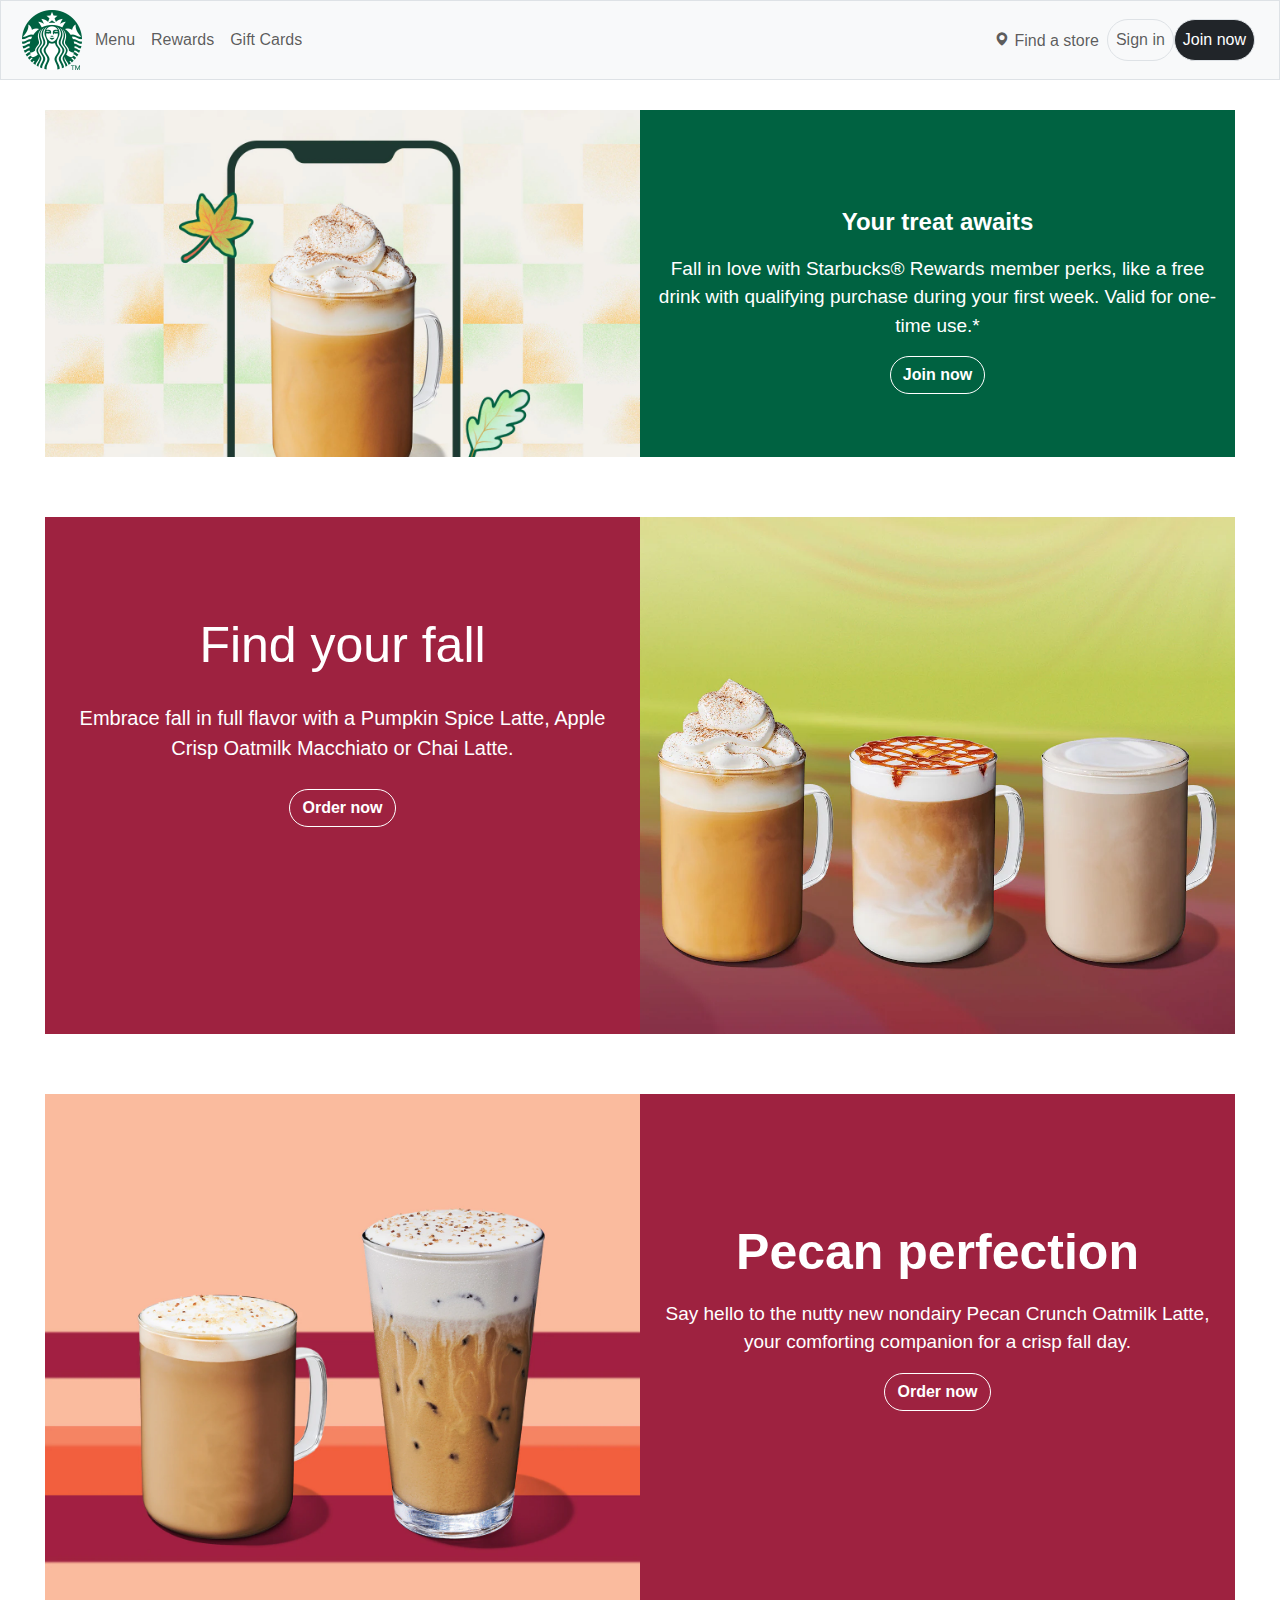
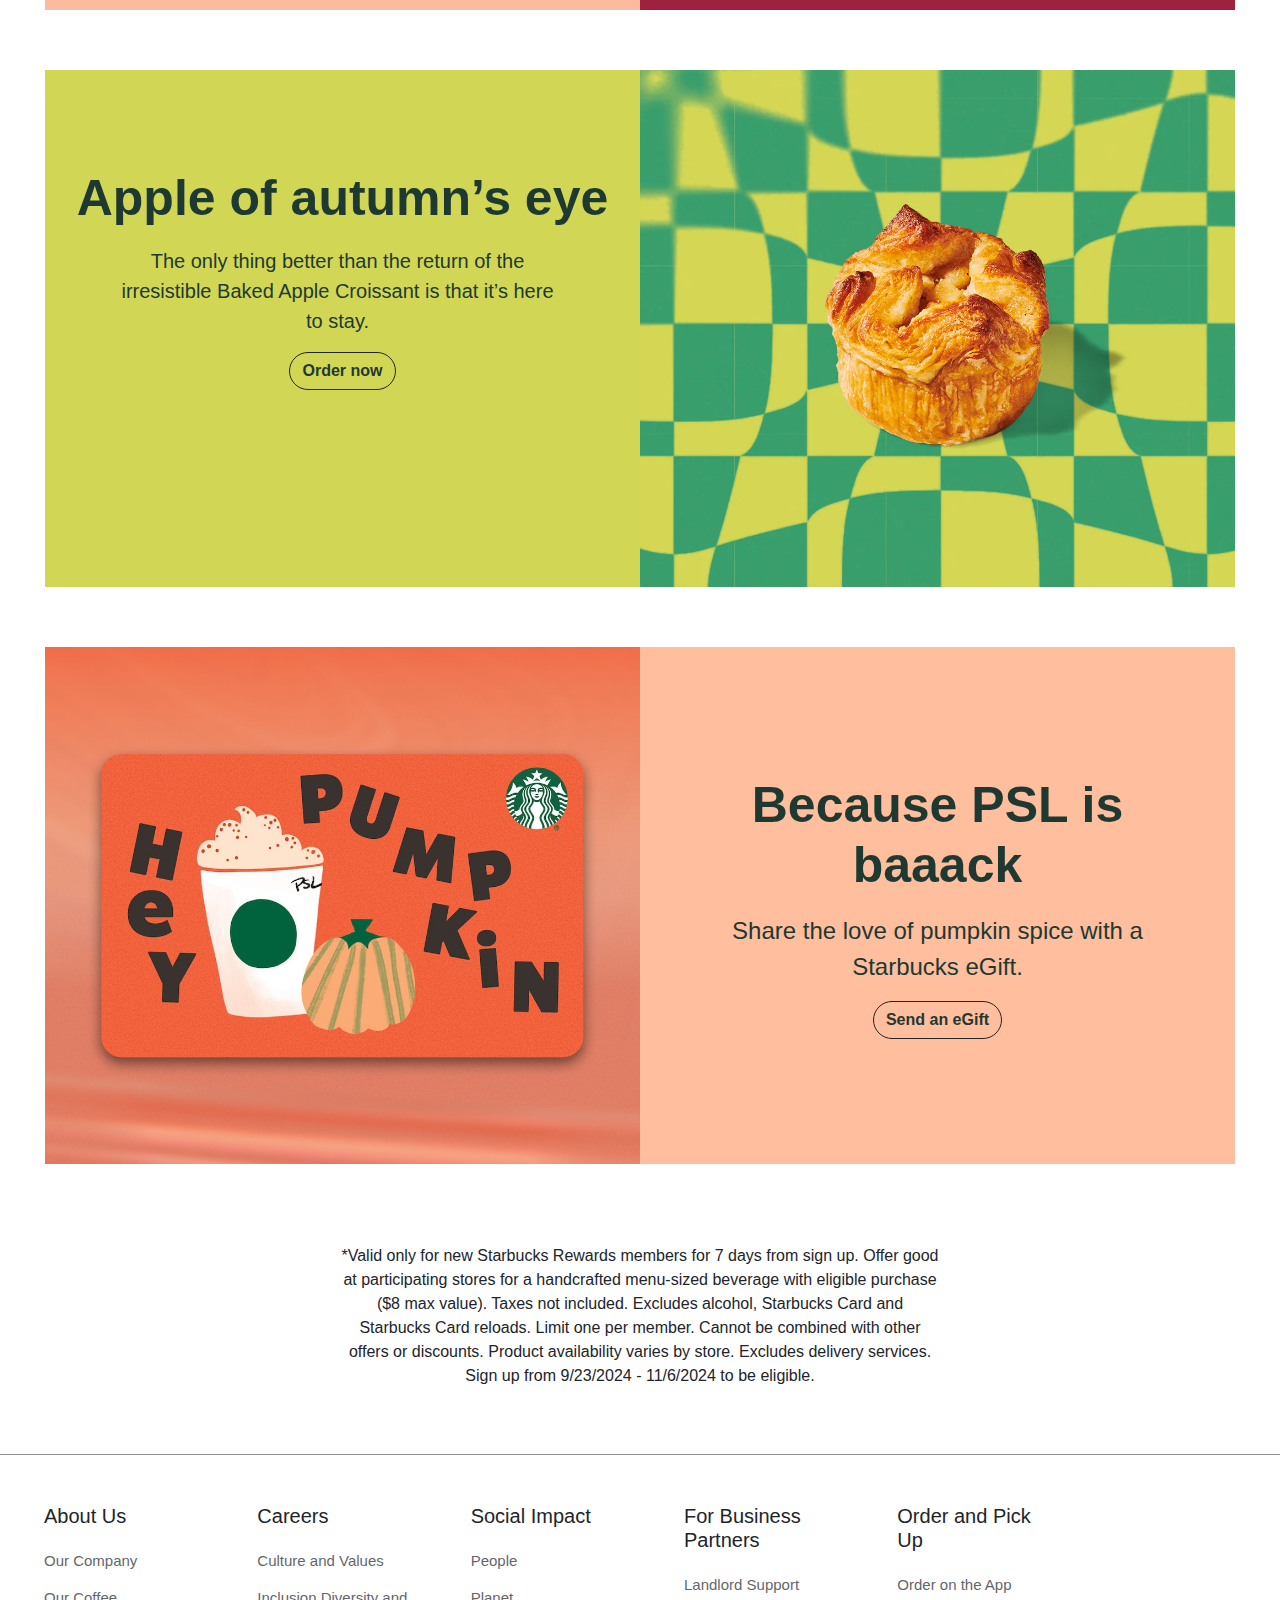
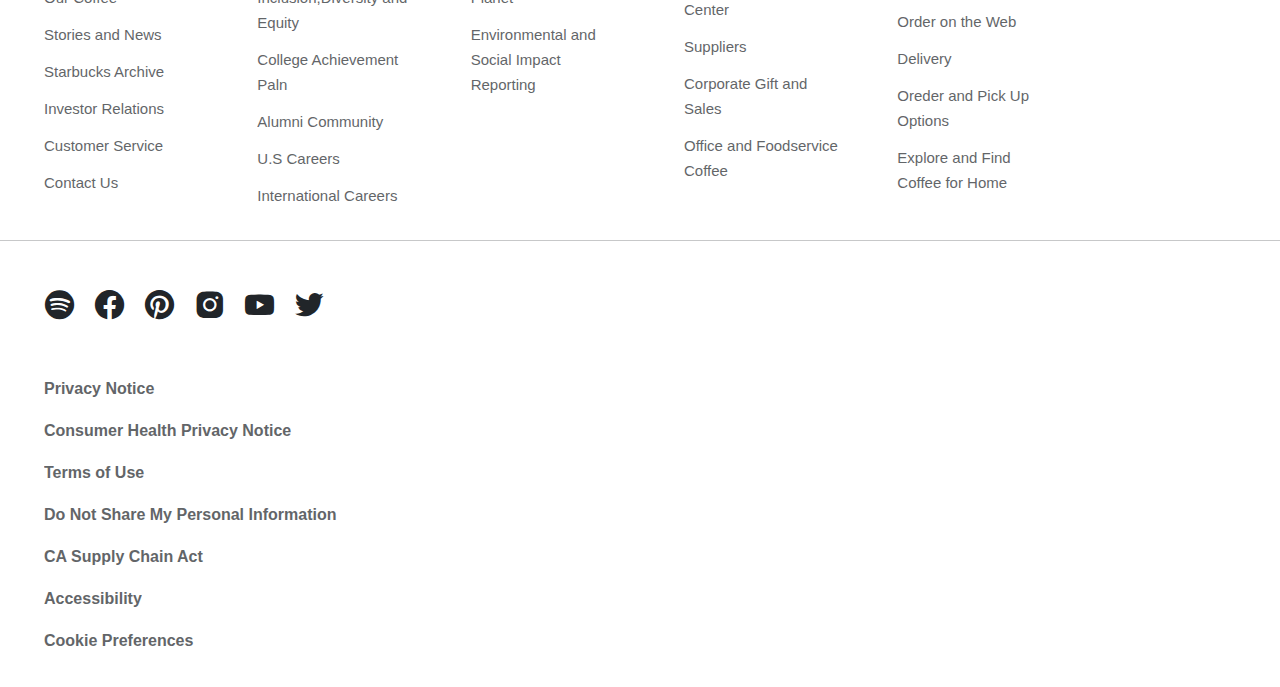
<file: index.html>
<!DOCTYPE html>
<html lang="en">

<head>
    <meta charset="UTF-8">
    <meta name="viewport" content="width=device-width, initial-scale=1.0">
    <title>Starbucks</title>
    <!-- CSS link -->
    <link rel="stylesheet" href="style.css  ">
    <link rel="stylesheet" href="css/bootstrap.css">

    <!-- boxicons -->
    <link rel="stylesheet" href="https://cdn.jsdelivr.net/npm/boxicons@latest/css/boxicons.min.css">

    <!-- JS link -->
    <script src="js/bootstrap.js">

    </script>

</head>

<body>
    <!--Header-->
    <header class="head-content bg-body-tertiary  border border-bottom">
        <nav class="navbar navbar-expand-md bg-body-tertiary d-flex px-2 ">
            <div class="container-fluid">
                <img src="New folder/logo.png" alt="StarbucksLogo">
                <button class="navbar-toggler justify-content-end" type="button" data-bs-toggle="collapse"
                    data-bs-target="#navbar-nav" aria-controls="navbar-nav" aria-expanded="false"
                    aria-label="Toggle navigation">
                    <i class='bx bx-menu'></i>
                </button>
                <div class="collapse navbar-collapse" id="navbar-nav">
                    <div class="head1">
                        <ul class="navbar-nav justify-content-center px-1 align-items-end ">
                            <li class="nav-item">
                                <a class="nav-link" aria-current="page" href="#">Menu</a>
                            </li>
                            <li class="nav-item">
                                <a class="nav-link" href="#">Rewards</a>
                            </li>
                            <li class="nav-item">
                                <a class="nav-link" href="#">Gift Cards</a>
                            </li>
                        </ul>
                    </div>
                </div>
                <div class="collapse navbar-collapse" id="navbar-nav">
                    <div class="head2 ms-auto ">
                        <ul class="navbar-nav px-1 align-items-end">
                            <li class="nav-item">
                                <a class="nav-link" type="button" href="#">
                                    <i class='bx bxs-map'></i>
                                    Find a store
                                </a>
                            </li>
                            <li class="nav-item"></li>
                            <a class="nav-link border rounded-pill " type="button" href="#" id="btn1">
                                Sign in
                            </a>
                            </li>
                            <li class="nav-item"></li>
                            <a class="nav-link border rounded-pill text-white bg-dark" type="button" href="#" id="btn2">
                                Join now
                            </a>
                            </li>
                        </ul>
                    </div>
                </div>
            </div>
        </nav>
    </header>


    <!-- Main Content -->

    <!-- Content Section 1 -->

    <section>
        <div class="content-1 container-fluid ">
            <div class="row  r1 d-flex ">
                <div class="col-md-6 justify-content-center sc1 p-0">
                    <img class="img-fluid" src="New folder/137-94615.webp" alt="Giftcard">
                </div>
                <div class="col-md-6 c1 p-0 py-5">
                    <h1>
                        Your treat awaits
                    </h1>
                    <p>
                        Fall in love with Starbucks® Rewards member perks, like a free
                        drink with qualifying purchase during your first week. Valid
                        for one-time use.*
                    </p>
                    <button class="btn border-white rounded-pill">
                        Join now
                    </button>
                </div>
            </div>
        </div>
    </section>

    <!-- Content section 2 -->

    <section>
        <div class="content-2 container-fluid">
            <div class="row r2 d-flex flex-wrap-reverse">
                <div class="col-md-6 c2 p-0 py-5">
                    <h1>
                        Find your fall
                    </h1>
                    <p>
                        Embrace fall in full flavor with a Pumpkin Spice Latte,
                        Apple Crisp Oatmilk Macchiato or Chai Latte.
                    </p>
                    <button class="btn border-white rounded-pill">
                        Order now
                    </button>
                </div>
                <div class="col-md-6 sc2 p-0 ">
                    <img class="img-fluid" src="New folder/137-94696.webp" alt="giftcard">
                </div>
            </div>
        </div>
    </section>

    <!-- Content section 3 -->

    <section>
        <div class="content-3 container-fluid ">
            <div class="row  r3 d-flex ">
                <div class="col-md-6 justify-content-center sc3 p-0">
                    <img class="img-fluid" src="New folder/137-94568.webp" alt="Giftcard">
                </div>
                <div class="col-md-6 c3 p-0 py-5">
                    <h1>
                        Pecan perfection
                    </h1>
                    <p>
                        Say hello to the nutty new nondairy Pecan Crunch
                        Oatmilk Latte, your comforting companion for a crisp fall day.
                    </p>
                    <button class="btn border-white rounded-pill">
                        Order now
                    </button>
                </div>
            </div>
        </div>
    </section>

    <!-- Content section 4 -->

    <section>
        <div class="content-4 container-fluid">
            <div class="row r4 d-flex flex-wrap-reverse">
                <div class="col-md-6 c4 p-0 py-5">
                    <h1>
                        Apple of autumn’s eye
                    </h1>
                    <p>
                        The only thing better than the return of the
                        irresistible Baked Apple Croissant is that it’s here to stay.
                    </p>
                    <button class="btn border-dark rounded-pill">
                        Order now
                    </button>
                </div>
                <div class="col-md-6 sc4 p-0 ">
                    <img class="img-fluid" src="New folder/137-93875.webp" alt="giftcard">
                </div>
            </div>
        </div>
    </section>

    <!-- Content section 5 -->

    <section>
        <div class="content-5 container-fluid ">
            <div class="row  r5 d-flex ">
                <div class="col-md-6 justify-content-center sc5 p-0">
                    <img class="img-fluid" src="New folder/137-94737.jpg" alt="Giftcard">
                </div>
                <div class="col-md-6 c5 p-0 py-5">
                    <h1>
                        Because PSL is baaack
                    </h1>
                    <p>
                        Share the love of pumpkin spice with a Starbucks eGift.
                    </p>
                    <button class="btn border-dark rounded-pill">
                        Send an eGift
                    </button>
                </div>
            </div>
        </div>
    </section>

    <!-- Section Disclaimer -->

    <section>
        <div class="content-6 container-fluid "></div>
        <div class="row r6 m-0">
            <div class="sc6 d-flex justify-content-center ">
                <p>
                    *Valid only for new Starbucks Rewards members for 7 days from sign up.
                    Offer good at participating stores for a handcrafted menu-sized beverage
                    with eligible purchase ($8 max value). Taxes not included. Excludes alcohol,
                    Starbucks Card and Starbucks Card reloads. Limit one per member. Cannot be
                    combined with other offers or discounts. Product availability varies by store.
                    Excludes delivery services. Sign up from 9/23/2024 - 11/6/2024 to be eligible.
                </p>
            </div>
        </div>
    </section>

    <!-- Footer Disclaimer -->

    <section>
        <div class="container-fluid">
            <div class="row r7">
                <div class="col-2">
                    <ul>
                        <h4>
                            About Us
                        </h4>
                        <li>Our Company</li>
                        <li>Our Coffee</li>
                        <li>Stories and News</li>
                        <li>Starbucks Archive</li>
                        <li>Investor Relations</li>
                        <li>Customer Service</li>
                        <li>Contact Us</li>
                    </ul>
                </div>

                <div class="col-2">
                    <ul>
                        <h4>
                            Careers
                        </h4>
                        <li>Culture and Values</li>
                        <li>Inclusion,Diversity and Equity</li>
                        <li>College Achievement Paln</li>
                        <li>Alumni Community</li>
                        <li>U.S Careers</li>
                        <li>International Careers</li>
                    </ul>
                </div>
                <div class="col-2">
                    <ul>
                        <h4>
                            Social Impact
                        </h4>
                        <li>People</li>
                        <li>Planet</li>
                        <li>Environmental and Social Impact Reporting</li>
                    </ul>
                </div>
                <div class="col-2">
                    <ul>
                        <h4>
                            For Business Partners
                        </h4>
                        <li>Landlord Support Center</li>
                        <li>Suppliers</li>
                        <li>Corporate Gift and Sales</li>
                        <li>Office and Foodservice Coffee</li>
                    </ul>
                </div>
                <div class="col-2">
                    <ul>
                        <h4>
                            Order and Pick Up
                        </h4>
                        <li>Order on the App</li>
                        <li>Order on the Web</li>
                        <li>Delivery</li>
                        <li>Oreder and Pick Up Options</li>
                        <li>Explore and Find Coffee for Home</li>

                    </ul>
                </div>
            </div>
        </div>

        <div class="drop">
            <ul>
                <li>
                    <h5>About Us</h5>
                    <i class='bx bx-chevron-down'></i>
                </li>
                <li>
                    <h5>Careers</h5>
                    <i class='bx bx-chevron-down'></i>
                </li>
                <li>
                    <h5>Social Impact </h5>
                    <i class='bx bx-chevron-down'></i>
                </li>
                <li>
                    <h5>For Bsiness Partners </h5>
                    <i class='bx bx-chevron-down'></i>
                </li>
                <li>
                    <h5>Orders and Pick Up </h5>
                    <i class='bx bx-chevron-down'></i>
                </li>
            </ul>
        </div>
    </section>

    <div class="hr">
        <hr>
    </div>
    <!-- Footer -->

    <section>
        <div class="container-fluid">
            <div class="row r8">
                <div class="col-4 c8">
                    <div class="icons d-flex">
                        <i class='bx bxl-spotify'></i>
                        <i class='bx bxl-facebook-circle'></i>
                        <i class='bx bxl-pinterest'></i>
                        <i class='bx bxl-instagram-alt'></i>
                        <i class='bx bxl-youtube'></i>
                        <i class='bx bxl-twitter'></i>
                    </div>
                    <ul>
                        <li>
                            Privacy Notice
                        </li>
                        <li>
                            Consumer Health Privacy Notice
                        </li>
                        <li>
                            Terms of Use
                        </li>
                        <li>
                            Do Not Share My Personal Information
                        </li>
                        <li>
                            CA Supply Chain Act
                        </li>
                        <li>
                            Accessibility
                        </li>
                        <li>
                            Cookie Preferences
                        </li>
                    </ul>
                </div>
            </div>
        </div>

    </section>

</body>

</html>
</file>
<file: style.css>
*{
    margin: 0;
    padding: 0;
    font-family: Arial, Helvetica, sans-serif;
   
}


/* Body */

/* Content-1 */
.c1{
    background-color: rgb(0, 98, 65) !important;
    text-align: center;
    color: white !important;
}

.c1 h1{
    padding-top: 50px;
    padding-bottom: 10px;
    font-size: 24px;
    font-weight: 600;
}

.c1 p{
    font-size: 19px;
    font-weight: 300;
    padding: 0 10px;
    
}

.c1 button{
    font-weight: 600;
    color: white !important;
    
}

.sc1 {
    background-color:rgb(0, 98, 65)!important;
    align-items: center;
    /* padding: 0; */
    
}

.sc1 img{
   max-width: 100%;
   height: auto;
   object-fit: cover;
}

.r1{
    padding: 30px 45px;
}

/* Content-2 */

.c2{
    background-color: rgb(158, 34, 64)!important;
    text-align: center;
    color: white !important;
    flex-wrap: wrap-reverse !important;
}

.c2 h1{
    padding-top: 50px;
    padding-bottom: 10px;
    font-size: 50px;
    font-weight: 500;
}

.c2 p{
    font-size: 20px;
    font-weight: 400;
    padding: 10px;
}

.c2 button{
    color: white;
    font-weight: 600;
}

.sc2 {
    background-color: rgb(158, 34, 64)!important;
    padding: 0;
}

.sc2 img{
    max-width: 100%;
    height: auto;   
}

.r2{
    padding: 30px 45px;
}

/* Content-3 */

.c3{
    background-color: rgb(158, 34, 64) !important;
    text-align: center;
    color: white !important;
}

.c3 h1{
    padding-top: 80px;
    padding-bottom: 10px;
    font-size: 50px;
    font-weight: 600;
}

.c3 p{
    font-size: 19px;
    font-weight: 300;
    padding: 0 10px;
    
}

.c3 button{
    font-weight: 600;
    color: white !important;
    
}

.sc3 {
    background-color:rgb(158, 34, 64)!important;
    align-items: center;
    /* padding: 0; */
    
}

.sc3 img{
   max-width: 100%;
   height: auto;
   object-fit: cover;
}

.r3{
    padding: 30px 45px;
}


/* Content-4 */

.c4{
    background-color: rgb(210, 214, 85)!important;
    text-align: center;
    color: rgb(30, 57, 50) !important;
    flex-wrap: wrap-reverse !important;
}

.c4 h1{
    padding-top: 50px;
    padding-bottom: 10px;
    font-size: 50px;
    font-weight: 600;
}

.c4 p{
    font-size: 20px;
    font-weight: 400;
    padding: 0 80px 0 70px;
}

.c4 button{
    color: rgb(30, 57, 50);
    font-weight: 600;
}

.sc4 {
    background-color: rgb(210, 214, 85)!important;
    padding: 0;
}

.sc4 img{
    max-width: 100%;
    height: auto;   
}

.r4{
    padding: 30px 45px;
}

/* Content-5 */

.c5{
    background-color: rgb(255, 190, 158) !important;
    text-align: center;
    color: rgb(30, 57, 50) !important;
}

.c5 h1{
    padding: 80px 80px 10px 80px;
    font-size: 50px;
    font-weight: 600;
}

.c5 p{
    font-size: 24px;
    font-weight: 300;
    padding: 0 70px 0 70px;
}

.c5 button{
    font-weight: 600;
    color: rgb(30, 57, 50) !important;
    
}

.sc5 {
    background-color:rgb(255, 190, 158)!important;
    align-items: center;
    /* padding: 0; */
    
}

.sc5 img{
   max-width: 100%;
   height: auto;
   object-fit: cover;
}

.r5{
    padding: 30px 45px;
}


/* Section foot */

.r6{
    margin: 50px;
}

.sc6{
    padding: 50px 0;
    box-shadow: 0 .5px;
}

.sc6 p{
    text-align: center;
    max-width: 600px;
    font-size: 16px;

}


/*Disclaimer  */


.r7{
    display: block;
}

.r7 ul{
    list-style: none;
    gap: 10px;
    line-height: 25px;
    padding-top: 50px;
}

.r7 li{
    font-size: 15px;
    gap: 20px;
    cursor: pointer;
    opacity: .7;
    padding-top: 12px;
}

.r7 li:hover{
    opacity: 1;
}

.r7 h4{
    font-weight: 500;
    font-size: 20px;
}

.drop{
    display: none;
}

.drop li{
    width: 100%;
    display: flex;
    justify-content: space-between;
    padding-bottom: 10px;
}

.drop ul{
    list-style: none;
}

.drop i{
    text-align: right;
}



/* Footer */



.r8 ul{
    list-style: none;
    padding-top:25px; ;
}

.r8 li{
   padding-bottom: 18px;
   cursor: pointer;
   font-weight: 600;
   opacity: .7;
}

.r8 li:hover{
    opacity: 1;
    text-decoration: underline;
}

.icons{
    padding: 30px;
    gap: 15px;
}


.icons i{
    font-size: 35px;
    cursor: pointer;
}



/* Media Queries */

@media (max-width:1280px){
    .sc1 img,.sc2 img,.sc3 img, .sc4 img, .sc5 img{
        padding: 30px 0;
        transition: .7s ease-in-out;
    }
}

@media (max-width:1024px){
    .col-2{
        display: none;
    }

    .drop{
        display: block;
    }
}


@media (min-width:1280px){
    .sc1 img,.sc2 img, .sc3 img, .sc4 img,.sc5 img{
        padding: 0;
        transition: .7s ease-in-out;
    }
    .sc1 h1,.sc2 h1, .sc3 h1, .sc4 h1, .sc5 h1{
        padding-top:10px 0;
    }

}

@media (max-width:770px){
    .sc1 img, .sc2 img, .sc3 img, .sc4 img, .sc5 img{
        padding: 0;
    }
    .sc1 h1,.sc2 h1, .sc3 h1, .sc4 h1, .sc5 h1{
        padding-top:10px !important;
    }
}
</file>
